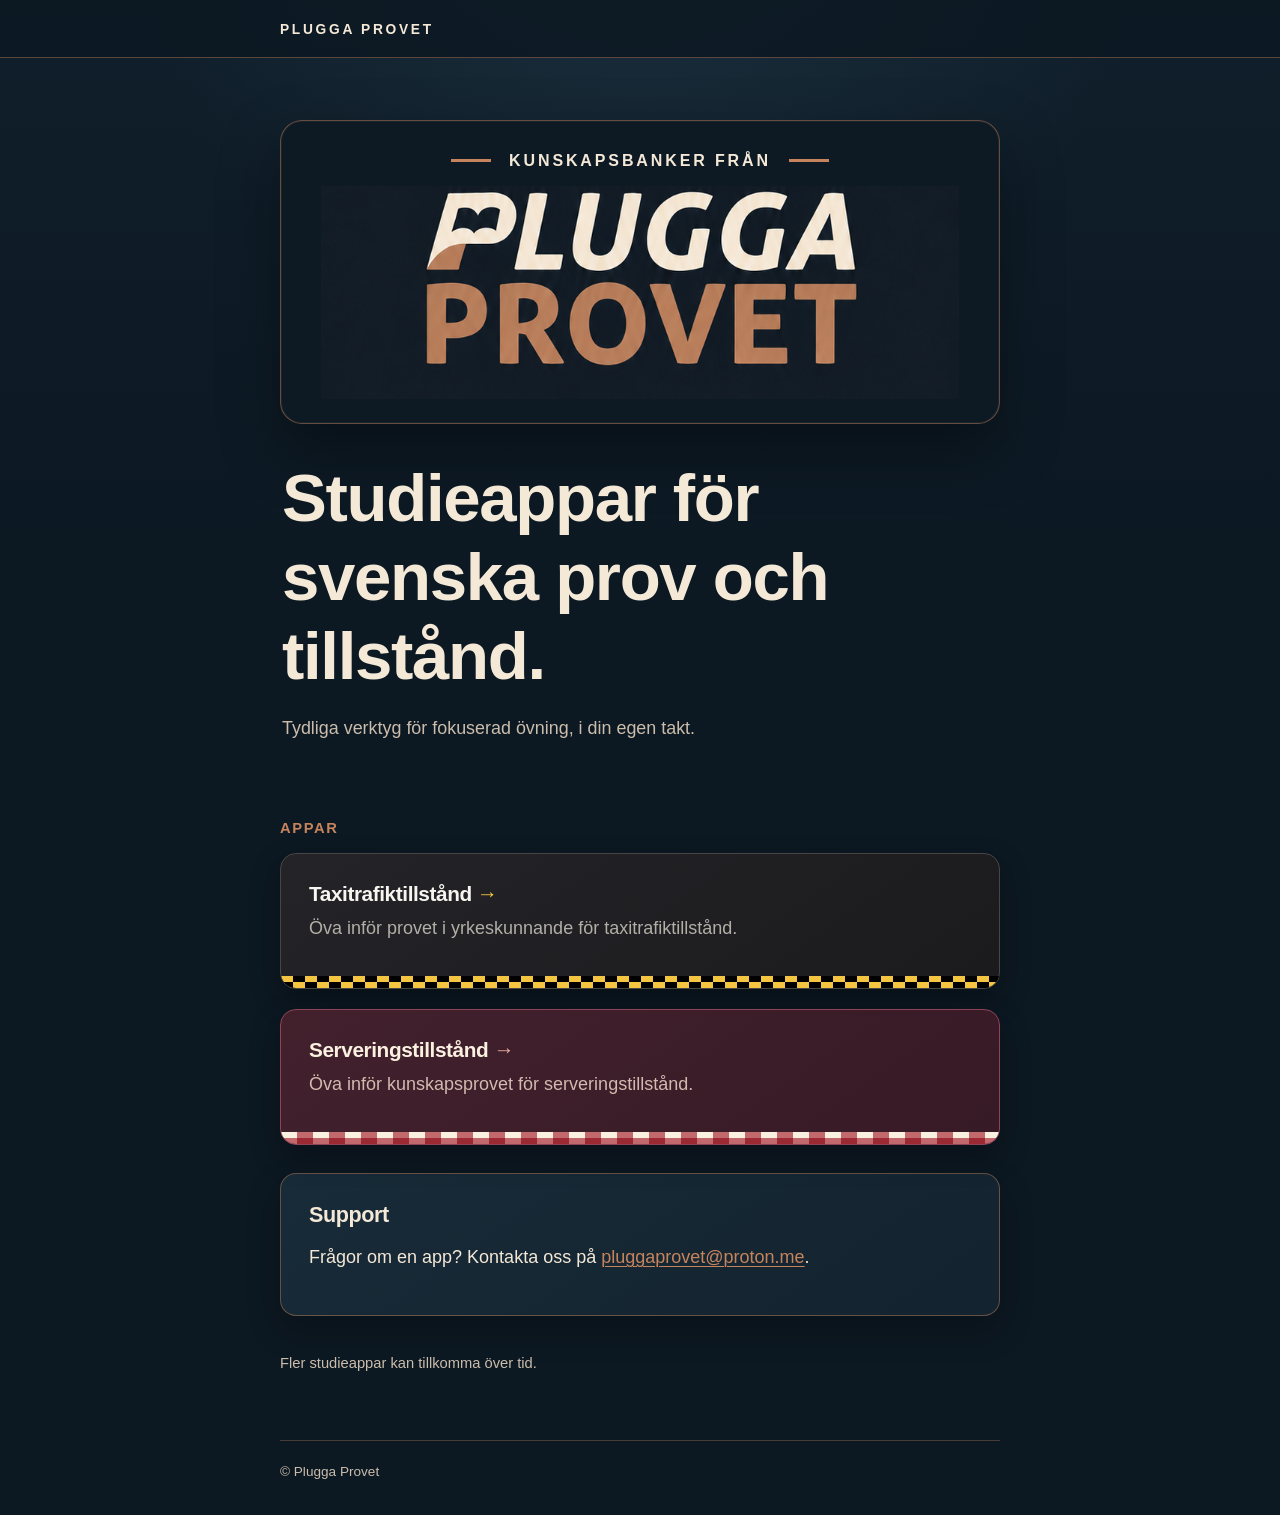
<file: index.html>
<!doctype html>
<html lang="sv">
<head>
  <meta charset="utf-8">
  <meta name="viewport" content="width=device-width, initial-scale=1">
  <meta name="description" content="Plugga Provet – studieappar för svenska prov och tillstånd.">
  <title>Plugga Provet</title>
  <link rel="stylesheet" href="assets/style.css">
  <link rel="stylesheet" href="assets/home.css?v=9edad59">
</head>
<body>
  <a class="skip-link" href="#innehall">Hoppa till innehållet</a>
  <header class="site-header">
    <div class="container brand"><a href="index.html">Plugga Provet</a></div>
  </header>
  <main id="innehall" class="container">
    <section class="home-hero" aria-labelledby="sidtitel">
      <div class="splash-logo">
        <p class="splash-kicker"><span aria-hidden="true"></span>KUNSKAPSBANKER FRÅN<span aria-hidden="true"></span></p>
        <div class="wordmark-crop">
          <img src="assets/plugga-provet-copper-splash.png" alt="Plugga Provet">
        </div>
      </div>
      <div class="hero-copy">
        <h1 id="sidtitel">Studieappar för svenska prov och tillstånd.</h1>
        <p class="lead">Tydliga verktyg för fokuserad övning, i din egen takt.</p>
      </div>
    </section>

    <section aria-labelledby="appar">
      <h2 id="appar">Appar</h2>
      <article class="card app-card taxi-card">
        <h3><a href="taxitrafiktillstand/">Taxitrafiktillstånd <span aria-hidden="true">→</span></a></h3>
        <p>Öva inför provet i yrkeskunnande för taxitrafiktillstånd.</p>
      </article>
      <article class="card app-card servering-card">
        <h3><a href="serveringstillstand/">Serveringstillstånd <span aria-hidden="true">→</span></a></h3>
        <p>Öva inför kunskapsprovet för serveringstillstånd.</p>
      </article>
    </section>

    <section class="support card" aria-labelledby="support">
      <h2 id="support">Support</h2>
      <p>Frågor om en app? Kontakta oss på <a href="mailto:pluggaprovet@proton.me">pluggaprovet@proton.me</a>.</p>
    </section>

    <p class="quiet">Fler studieappar kan tillkomma över tid.</p>
  </main>
  <footer class="container"><p>© Plugga Provet</p></footer>
</body>
</html>
</file>
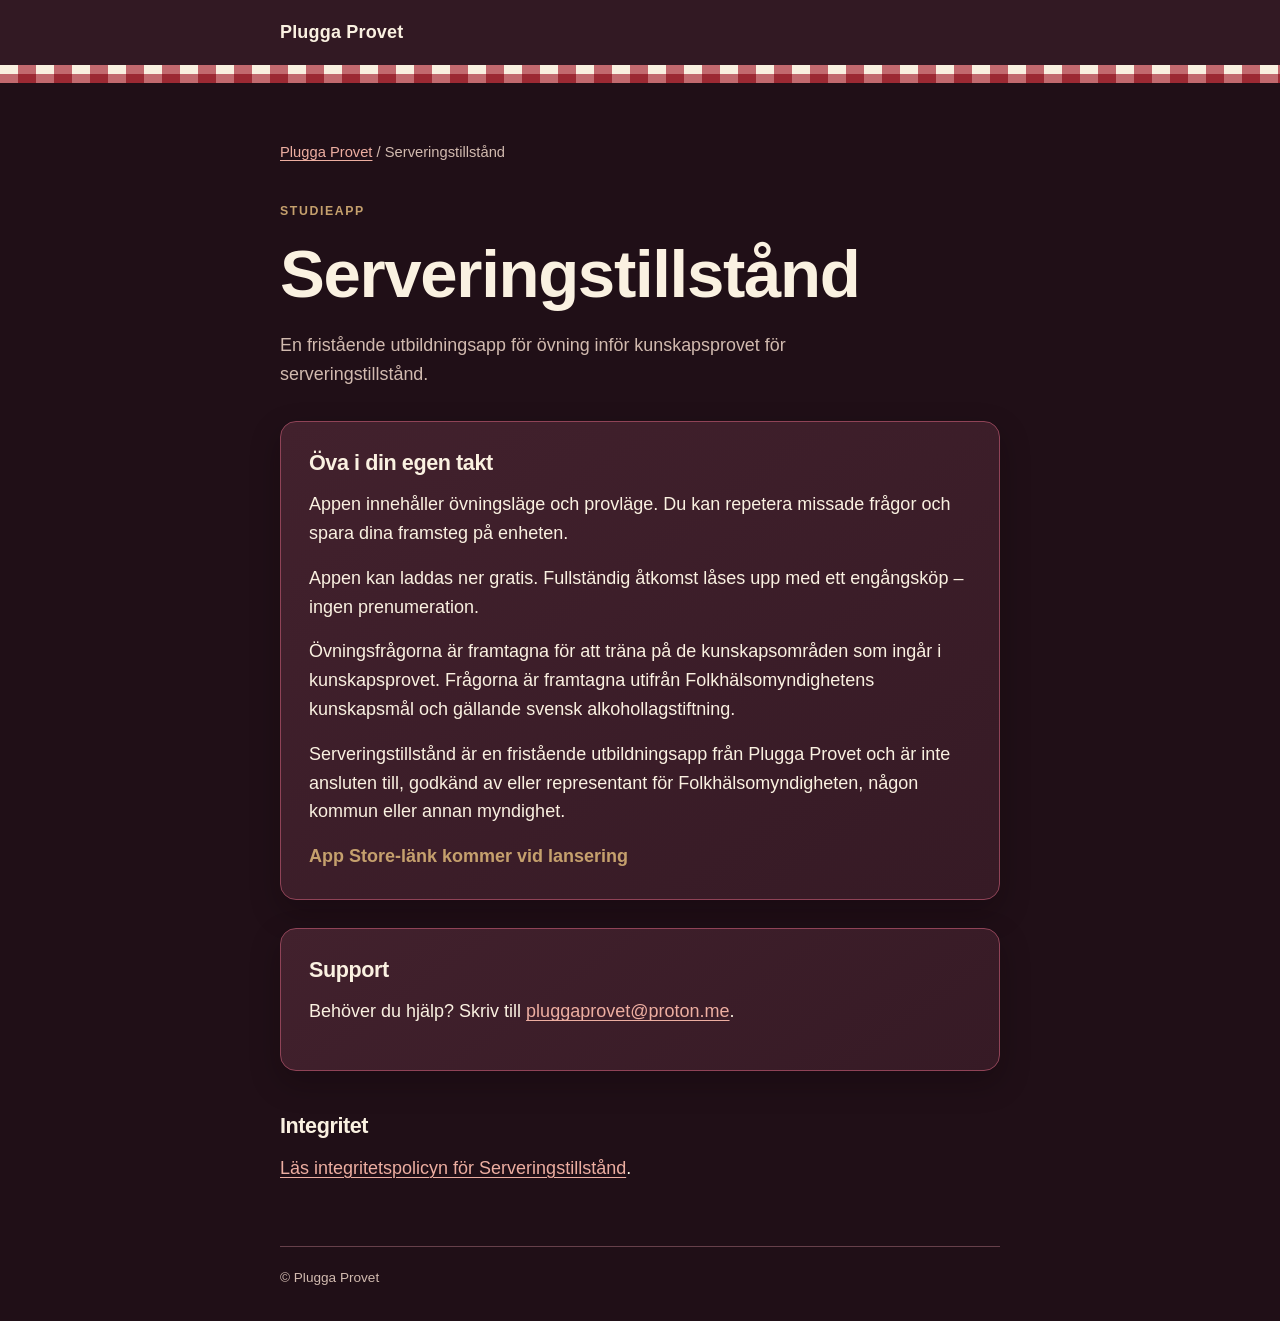
<file: serveringstillstand/index.html>
<!doctype html>
<html lang="sv">
<head>
  <meta charset="utf-8">
  <meta name="viewport" content="width=device-width, initial-scale=1">
  <meta name="description" content="Support för Serveringstillstånd från Plugga Provet.">
  <title>Serveringstillstånd – Plugga Provet</title>
  <link rel="stylesheet" href="../assets/style.css">
  <link rel="stylesheet" href="style.css">
</head>
<body>
  <a class="skip-link" href="#innehall">Hoppa till innehållet</a>
  <header class="site-header">
    <div class="container brand"><a href="../">Plugga Provet</a></div>
  </header>
  <main id="innehall" class="container">
    <nav aria-label="Brödsmulor"><a href="../">Plugga Provet</a><span aria-hidden="true"> / </span>Serveringstillstånd</nav>
    <section class="hero" aria-labelledby="sidtitel">
      <p class="eyebrow">STUDIEAPP</p>
      <h1 id="sidtitel">Serveringstillstånd</h1>
      <p class="lead">En fristående utbildningsapp för övning inför kunskapsprovet för serveringstillstånd.</p>
    </section>

    <section class="card" aria-labelledby="om-appen">
      <h2 id="om-appen">Öva i din egen takt</h2>
      <p>Appen innehåller övningsläge och provläge. Du kan repetera missade frågor och spara dina framsteg på enheten.</p>
      <p>Appen kan laddas ner gratis. Fullständig åtkomst låses upp med ett engångsköp – ingen prenumeration.</p>
      <p>Övningsfrågorna är framtagna för att träna på de kunskapsområden som ingår i kunskapsprovet. Frågorna är framtagna utifrån Folkhälsomyndighetens kunskapsmål och gällande svensk alkohollagstiftning.</p>
      <p>Serveringstillstånd är en fristående utbildningsapp från Plugga Provet och är inte ansluten till, godkänd av eller representant för Folkhälsomyndigheten, någon kommun eller annan myndighet.</p>
      <p class="store-placeholder">App Store-länk kommer vid lansering</p>
    </section>

    <section class="card support" aria-labelledby="support">
      <h2 id="support">Support</h2>
      <p>Behöver du hjälp? Skriv till <a href="mailto:pluggaprovet@proton.me">pluggaprovet@proton.me</a>.</p>
    </section>

    <section aria-labelledby="integritet">
      <h2 id="integritet">Integritet</h2>
      <p><a href="integritet.html">Läs integritetspolicyn för Serveringstillstånd</a>.</p>
    </section>
  </main>
  <footer class="container"><p>© Plugga Provet</p></footer>
</body>
</html>
</file>
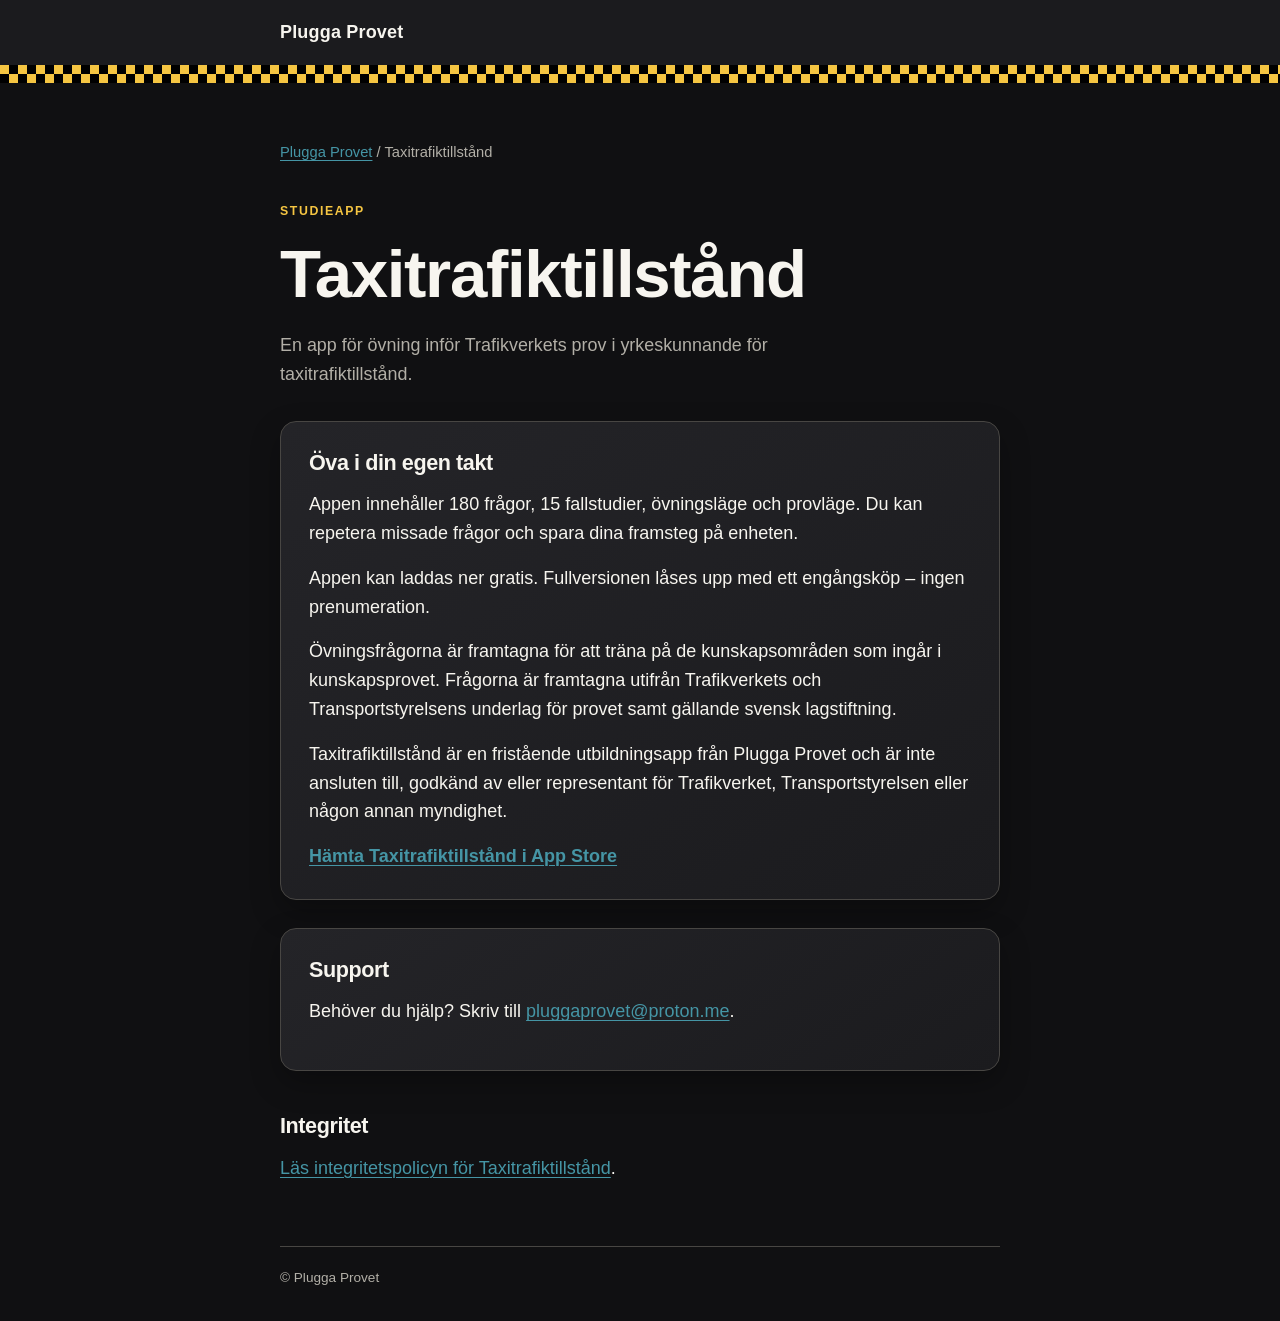
<file: taxitrafiktillstand/index.html>
<!doctype html>
<html lang="sv">
<head>
  <meta charset="utf-8">
  <meta name="viewport" content="width=device-width, initial-scale=1">
  <meta name="description" content="Support för Taxitrafiktillstånd från Plugga Provet.">
  <title>Taxitrafiktillstånd – Plugga Provet</title>
  <link rel="stylesheet" href="../assets/style.css">
  <link rel="stylesheet" href="style.css">
</head>
<body>
  <a class="skip-link" href="#innehall">Hoppa till innehållet</a>
  <header class="site-header">
    <div class="container brand"><a href="../">Plugga Provet</a></div>
  </header>
  <main id="innehall" class="container">
    <nav aria-label="Brödsmulor"><a href="../">Plugga Provet</a><span aria-hidden="true"> / </span>Taxitrafiktillstånd</nav>
    <section class="hero" aria-labelledby="sidtitel">
      <p class="eyebrow">STUDIEAPP</p>
      <h1 id="sidtitel">Taxitrafiktillstånd</h1>
      <p class="lead">En app för övning inför Trafikverkets prov i yrkeskunnande för taxitrafiktillstånd.</p>
    </section>

    <section class="card" aria-labelledby="om-appen">
      <h2 id="om-appen">Öva i din egen takt</h2>
      <p>Appen innehåller 180 frågor, 15 fallstudier, övningsläge och provläge. Du kan repetera missade frågor och spara dina framsteg på enheten.</p>
      <p>Appen kan laddas ner gratis. Fullversionen låses upp med ett engångsköp – ingen prenumeration.</p>
      <p>Övningsfrågorna är framtagna för att träna på de kunskapsområden som ingår i kunskapsprovet. Frågorna är framtagna utifrån Trafikverkets och Transportstyrelsens underlag för provet samt gällande svensk lagstiftning.</p>
      <p>Taxitrafiktillstånd är en fristående utbildningsapp från Plugga Provet och är inte ansluten till, godkänd av eller representant för Trafikverket, Transportstyrelsen eller någon annan myndighet.</p>
      <p class="store-placeholder"><a href="https://apps.apple.com/se/app/taxitrafiktillst%C3%A5nd/id6838772462">Hämta Taxitrafiktillstånd i App Store</a></p>
    </section>

    <section class="card support" aria-labelledby="support">
      <h2 id="support">Support</h2>
      <p>Behöver du hjälp? Skriv till <a href="mailto:pluggaprovet@proton.me">pluggaprovet@proton.me</a>.</p>
    </section>

    <section aria-labelledby="integritet">
      <h2 id="integritet">Integritet</h2>
      <p><a href="integritet.html">Läs integritetspolicyn för Taxitrafiktillstånd</a>.</p>
    </section>
  </main>
  <footer class="container"><p>© Plugga Provet</p></footer>
</body>
</html>
</file>
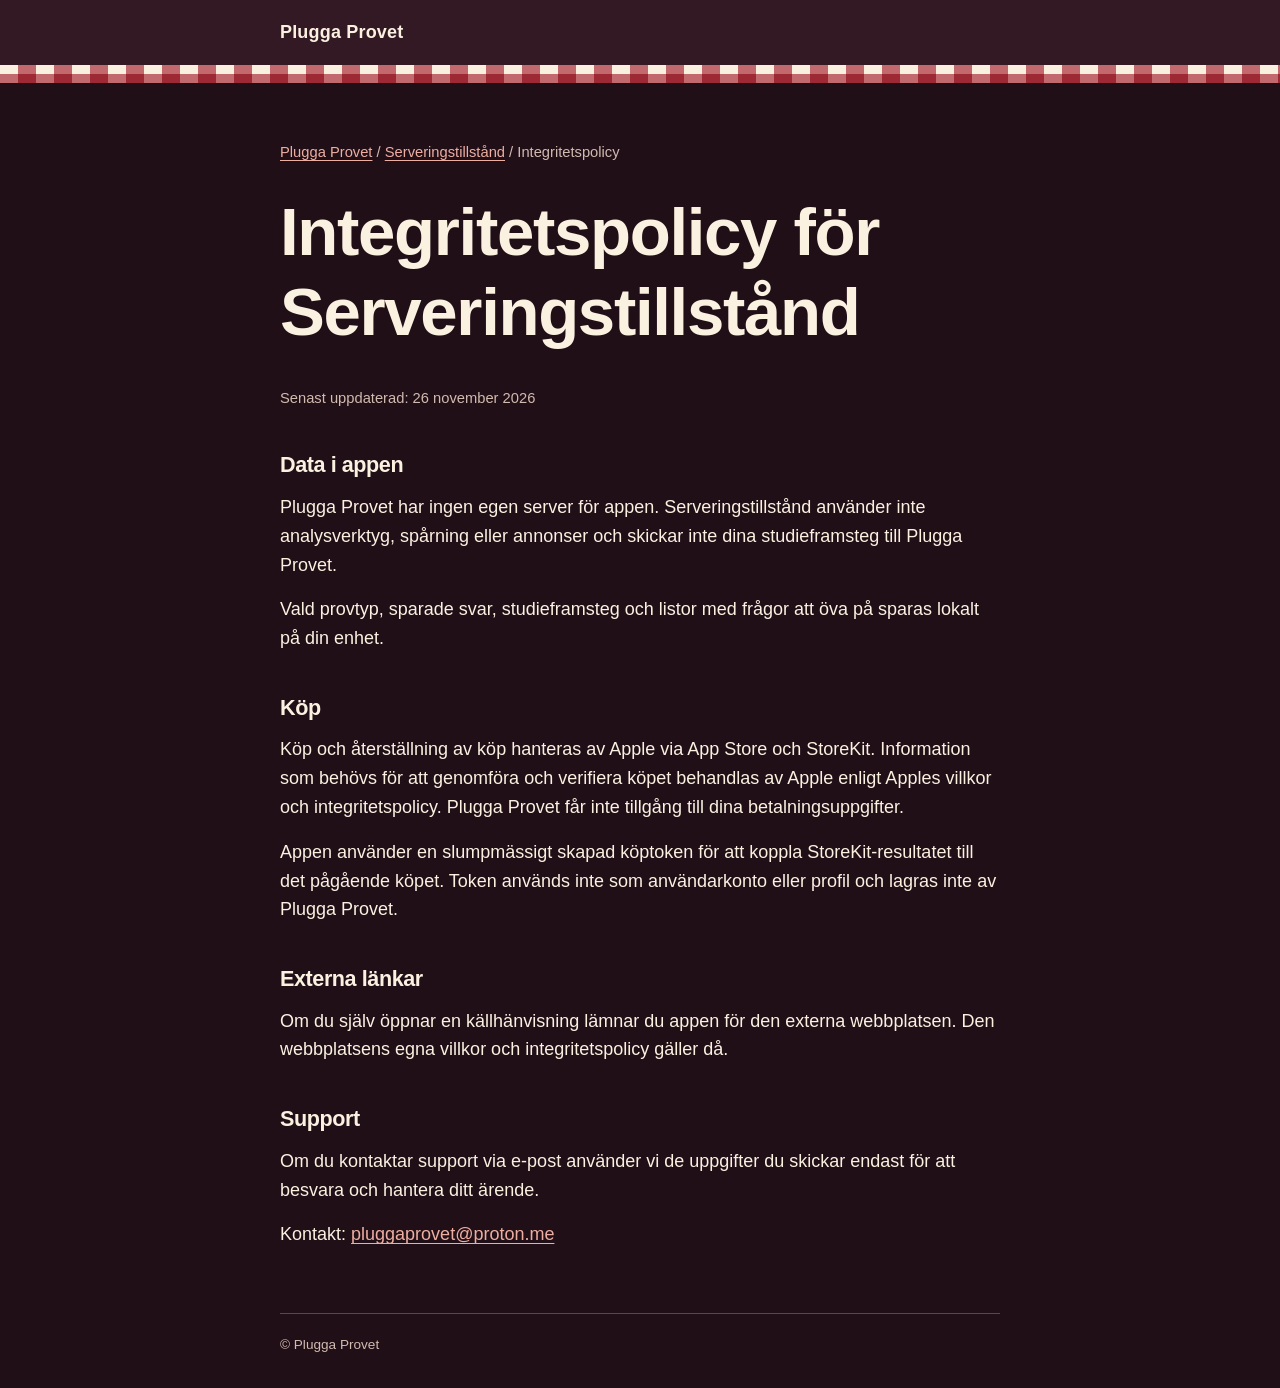
<file: serveringstillstand/integritet.html>
<!doctype html>
<html lang="sv">
<head>
  <meta charset="utf-8">
  <meta name="viewport" content="width=device-width, initial-scale=1">
  <meta name="description" content="Integritetspolicy för Serveringstillstånd.">
  <title>Integritetspolicy – Serveringstillstånd</title>
  <link rel="stylesheet" href="../assets/style.css">
  <link rel="stylesheet" href="style.css">
</head>
<body>
  <a class="skip-link" href="#innehall">Hoppa till innehållet</a>
  <header class="site-header">
    <div class="container brand"><a href="../">Plugga Provet</a></div>
  </header>
  <main id="innehall" class="container prose">
    <nav aria-label="Brödsmulor"><a href="../">Plugga Provet</a><span aria-hidden="true"> / </span><a href="index.html">Serveringstillstånd</a><span aria-hidden="true"> / </span>Integritetspolicy</nav>
    <h1>Integritetspolicy för Serveringstillstånd</h1>
    <p class="updated">Senast uppdaterad: 26 november 2026</p>

    <h2>Data i appen</h2>
    <p>Plugga Provet har ingen egen server för appen. Serveringstillstånd använder inte analysverktyg, spårning eller annonser och skickar inte dina studieframsteg till Plugga Provet.</p>
    <p>Vald provtyp, sparade svar, studieframsteg och listor med frågor att öva på sparas lokalt på din enhet.</p>

    <h2>Köp</h2>
    <p>Köp och återställning av köp hanteras av Apple via App Store och StoreKit. Information som behövs för att genomföra och verifiera köpet behandlas av Apple enligt Apples villkor och integritetspolicy. Plugga Provet får inte tillgång till dina betalningsuppgifter.</p>
    <p>Appen använder en slumpmässigt skapad köptoken för att koppla StoreKit-resultatet till det pågående köpet. Token används inte som användarkonto eller profil och lagras inte av Plugga Provet.</p>

    <h2>Externa länkar</h2>
    <p>Om du själv öppnar en källhänvisning lämnar du appen för den externa webbplatsen. Den webbplatsens egna villkor och integritetspolicy gäller då.</p>

    <h2>Support</h2>
    <p>Om du kontaktar support via e-post använder vi de uppgifter du skickar endast för att besvara och hantera ditt ärende.</p>
    <p>Kontakt: <a href="mailto:pluggaprovet@proton.me">pluggaprovet@proton.me</a></p>
  </main>
  <footer class="container"><p>© Plugga Provet</p></footer>
</body>
</html>
</file>
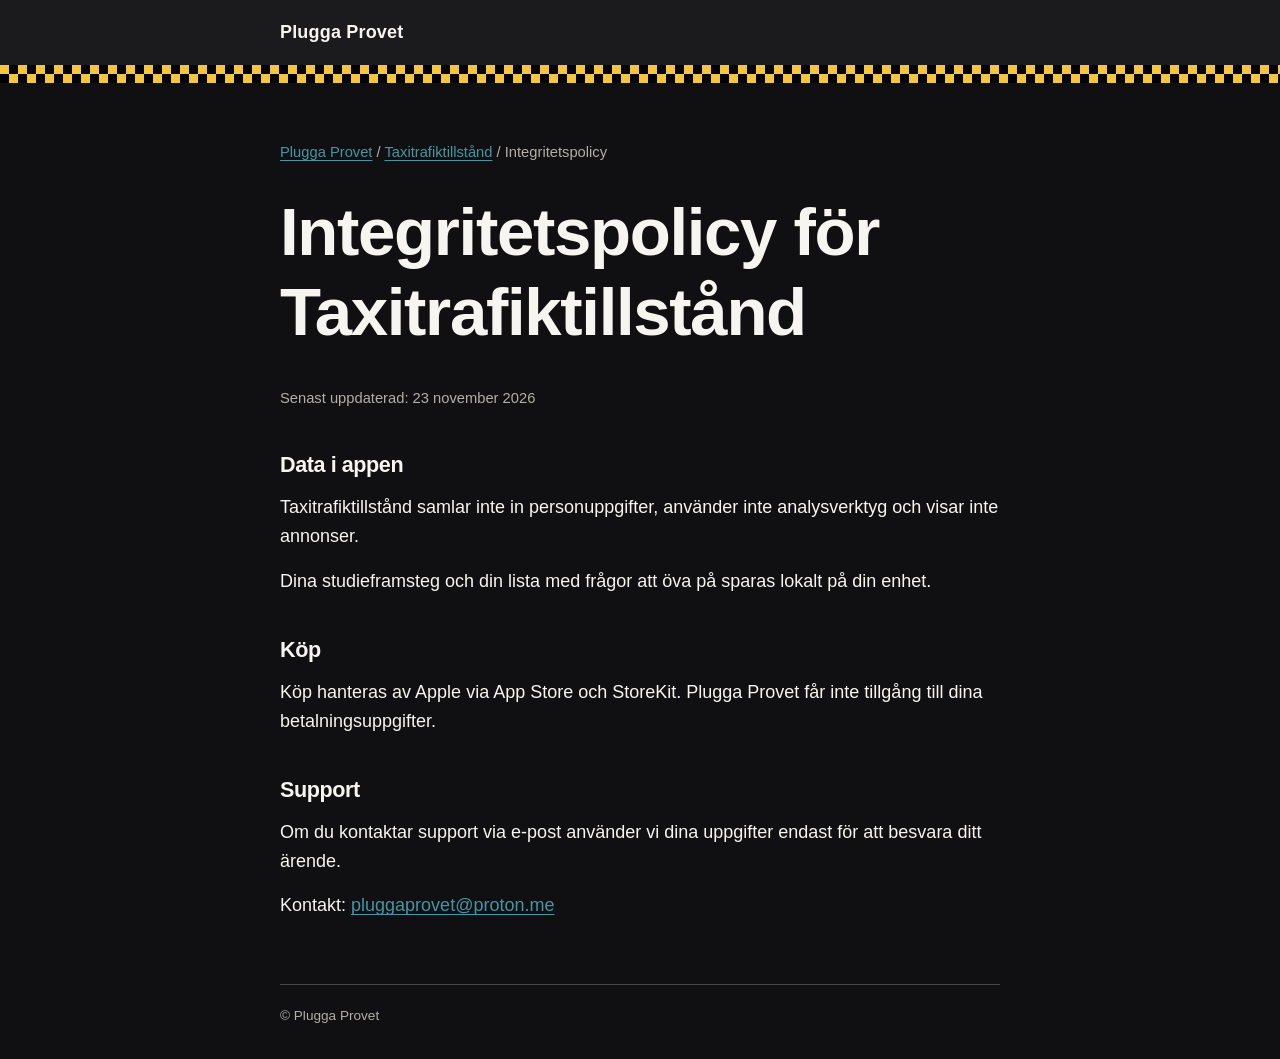
<file: taxitrafiktillstand/integritet.html>
<!doctype html>
<html lang="sv">
<head>
  <meta charset="utf-8">
  <meta name="viewport" content="width=device-width, initial-scale=1">
  <meta name="description" content="Integritetspolicy för Taxitrafiktillstånd.">
  <title>Integritetspolicy – Taxitrafiktillstånd</title>
  <link rel="stylesheet" href="../assets/style.css">
  <link rel="stylesheet" href="style.css">
</head>
<body>
  <a class="skip-link" href="#innehall">Hoppa till innehållet</a>
  <header class="site-header">
    <div class="container brand"><a href="../">Plugga Provet</a></div>
  </header>
  <main id="innehall" class="container prose">
    <nav aria-label="Brödsmulor"><a href="../">Plugga Provet</a><span aria-hidden="true"> / </span><a href="index.html">Taxitrafiktillstånd</a><span aria-hidden="true"> / </span>Integritetspolicy</nav>
    <h1>Integritetspolicy för Taxitrafiktillstånd</h1>
    <p class="updated">Senast uppdaterad: 23 november 2026</p>

    <h2>Data i appen</h2>
    <p>Taxitrafiktillstånd samlar inte in personuppgifter, använder inte analysverktyg och visar inte annonser.</p>
    <p>Dina studieframsteg och din lista med frågor att öva på sparas lokalt på din enhet.</p>

    <h2>Köp</h2>
    <p>Köp hanteras av Apple via App Store och StoreKit. Plugga Provet får inte tillgång till dina betalningsuppgifter.</p>

    <h2>Support</h2>
    <p>Om du kontaktar support via e-post använder vi dina uppgifter endast för att besvara ditt ärende.</p>
    <p>Kontakt: <a href="mailto:pluggaprovet@proton.me">pluggaprovet@proton.me</a></p>
  </main>
  <footer class="container"><p>© Plugga Provet</p></footer>
</body>
</html>
</file>
<file: assets/style.css>
:root {
  color-scheme: dark;
  --bg: #101012;
  --surface: #1b1b1e;
  --text: #f7f5ef;
  --muted: #c5c2ba;
  --accent: #7c6cf2;
  --line: #3a3a40;
  --radius: 16px;
}

* { box-sizing: border-box; }
html { background: var(--bg); }
body { margin: 0; background: var(--bg); color: var(--text); font-family: -apple-system, BlinkMacSystemFont, "Segoe UI", sans-serif; font-size: 17px; line-height: 1.6; }
a { color: var(--accent); text-decoration-thickness: 1px; text-underline-offset: 0.17em; }
a:hover { color: #b8b0ff; }
a:focus-visible { outline: 3px solid var(--accent); outline-offset: 4px; border-radius: 3px; }
.container { width: min(100% - 40px, 720px); margin: 0 auto; }
.site-header { border-bottom: 1px solid var(--line); }
.brand { padding: 18px 0; font-weight: 750; letter-spacing: 0.01em; }
.brand a { color: var(--text); text-decoration: none; }
main { padding: 38px 0 48px; }
nav { color: var(--muted); font-size: 0.92rem; margin-bottom: 28px; }
h1, h2, h3 { line-height: 1.18; letter-spacing: -0.02em; }
h1 { max-width: 16ch; font-size: clamp(2.2rem, 9vw, 4.2rem); margin: 0; }
h2 { font-size: 1.35rem; margin: 42px 0 15px; }
h3 { font-size: 1.3rem; margin: 0 0 8px; }
p { margin: 0 0 16px; }
.hero { padding: 10px 0 16px; }
.eyebrow { color: var(--accent); font-size: 0.77rem; font-weight: 800; letter-spacing: 0.13em; margin-bottom: 12px; }
.lead { max-width: 52ch; color: var(--muted); font-size: 1.12rem; margin-top: 18px; }
.card { background: linear-gradient(145deg, #202025, var(--surface)); border: 1px solid #45454e; border-radius: var(--radius); padding: 25px; box-shadow: 0 10px 26px rgb(0 0 0 / 14%); }
.app-card h3 a { text-decoration: none; }
.app-card + .app-card { margin-top: 20px; }
.support { margin-top: 28px; }
.support h2, .card h2 { margin-top: 0; }
.quiet, .updated { color: var(--muted); font-size: 0.92rem; margin-top: 36px; }
.store-placeholder { color: var(--accent); font-weight: 700; margin-bottom: 0; }
.prose h1 { max-width: 22ch; }
footer { border-top: 1px solid var(--line); color: var(--muted); font-size: 0.85rem; padding: 20px 0 32px; }
footer p { margin: 0; }
.skip-link { position: fixed; left: 12px; top: -60px; z-index: 1; background: var(--accent); color: var(--text); padding: 8px 12px; font-weight: 700; }
.skip-link:focus { top: 12px; }

@media (min-width: 680px) {
  body { font-size: 18px; }
  main { padding-top: 58px; }
  .card { padding: 28px; }
}
</file>
<file: assets/home.css>
:root {
  --bg: #0c1822;
  --surface: #13232f;
  --text: #f4e8d7;
  --muted: #cbbdac;
  --accent: #c6845d;
  --line: #80563f;
}

html,
body {
  background:
    radial-gradient(circle at 50% -12%, rgb(41 67 84 / 55%), transparent 34rem),
    linear-gradient(180deg, #101f2b 0, var(--bg) 36rem);
}

a {
  color: var(--accent);
}

a:hover {
  color: #e2a37a;
}

a:focus-visible {
  outline-color: var(--accent);
}

.site-header {
  background: rgb(12 24 34 / 82%);
  border-bottom-color: rgb(198 132 93 / 42%);
}

.brand {
  padding-block: 14px;
  text-transform: uppercase;
  letter-spacing: 0.15em;
}

.brand a {
  color: var(--text);
  font-size: 0.86rem;
}

.home-hero {
  padding-top: 4px;
}

.splash-logo {
  overflow: hidden;
  border: 1px solid rgb(198 132 93 / 48%);
  border-radius: 22px;
  background: #0d1a24;
  padding: clamp(20px, 4vw, 30px) clamp(18px, 5vw, 40px) clamp(16px, 3vw, 24px);
  box-shadow:
    0 24px 60px rgb(0 0 0 / 38%),
    inset 0 0 0 1px rgb(244 232 215 / 5%);
}

.splash-kicker {
  display: flex;
  align-items: center;
  justify-content: center;
  gap: clamp(10px, 2vw, 18px);
  margin: 0 0 clamp(10px, 2vw, 16px);
  color: var(--text);
  font-size: clamp(0.72rem, 2.3vw, 1rem);
  font-weight: 750;
  letter-spacing: 0.18em;
  line-height: 1.2;
  text-align: center;
  white-space: nowrap;
}

.splash-kicker span {
  width: clamp(24px, 5vw, 40px);
  height: 3px;
  flex: 0 0 auto;
  background: var(--accent);
}

.wordmark-crop {
  aspect-ratio: 3 / 1;
  overflow: hidden;
}

.wordmark-crop img {
  display: block;
  width: 100%;
  height: 100%;
  object-fit: cover;
  object-position: 50% 49%;
}

.hero-copy {
  padding: 34px 2px 20px;
}

.hero-copy h1 {
  color: var(--text);
}

.lead,
.quiet,
footer {
  color: var(--muted);
}

h2 {
  color: var(--accent);
  text-transform: uppercase;
  letter-spacing: 0.11em;
  font-size: 0.92rem;
}

.card {
  background: linear-gradient(145deg, #182b38, var(--surface));
  border-color: rgb(198 132 93 / 46%);
  box-shadow: 0 14px 34px rgb(0 0 0 / 24%);
}

.app-card {
  position: relative;
  overflow: hidden;
}

.taxi-card,
.servering-card {
  padding-bottom: 29px;
}

.taxi-card::before,
.servering-card::before {
  content: "";
  position: absolute;
  inset: auto 0 0;
  height: 12px;
}

.taxi-card {
  background: linear-gradient(145deg, #242428, #1b1b1e);
  border-color: #484643;
  box-shadow: 0 12px 30px rgb(0 0 0 / 28%);
}

.taxi-card::before {
  background-color: #000;
  background-image:
    linear-gradient(to right, #f5c542 0 50%, #000 50% 100%),
    linear-gradient(to right, #000 0 50%, #f5c542 50% 100%);
  background-position: 0 0, 0 6px;
  background-repeat: repeat-x;
  background-size: 24px 6px;
}

.taxi-card h3 a {
  color: #f7f5ef;
}

.taxi-card h3 span {
  color: #f5c542;
}

.taxi-card p {
  color: #b2afa7;
}

.servering-card {
  background: linear-gradient(145deg, #42212d, #361a25);
  border-color: #8f4357;
  box-shadow: 0 12px 30px rgb(10 3 7 / 28%);
}

.servering-card::before {
  background-image:
    linear-gradient(to right, #f9f0e0 0 50%, #c2696e 50% 100%),
    linear-gradient(to right, #c2696e 0 50%, #9c2933 50% 100%);
  background-position: 0 0, 0 6px;
  background-repeat: repeat-x;
  background-size: 32px 6px;
}

.servering-card h3 a {
  color: #faf1e1;
}

.servering-card h3 span {
  color: #edaea1;
}

.servering-card p {
  color: #d1baaf;
}

.support h2 {
  color: var(--text);
  text-transform: none;
  letter-spacing: -0.02em;
  font-size: 1.35rem;
}

footer {
  border-top-color: rgb(198 132 93 / 32%);
}

.skip-link {
  background: var(--accent);
  color: #0c1822;
}

@media (max-width: 520px) {
  .splash-logo {
    border-radius: 18px;
  }

  .splash-kicker {
    letter-spacing: 0.12em;
  }

  .hero-copy {
    padding-top: 28px;
  }
}
</file>
<file: serveringstillstand/style.css>
:root {
  --bg: #200f17;
  --surface: #361a25;
  --text: #faf1e1;
  --muted: #d1baaf;
  --accent: #c5a06d;
  --line: #66404a;
}

html,
body {
  background: var(--bg);
}

a {
  color: #edaea1;
}

a:hover {
  color: var(--text);
}

a:focus-visible {
  outline-color: #edaea1;
}

.site-header {
  background: #321923;
  border-bottom: 0;
}

.site-header::after {
  content: "";
  display: block;
  height: 18px;
  background-image:
    linear-gradient(to right, #f9f0e0 0 50%, #c2696e 50% 100%),
    linear-gradient(to right, #c2696e 0 50%, #9c2933 50% 100%);
  background-position: 0 0, 0 9px;
  background-repeat: repeat-x;
  background-size: 36px 9px;
}

.brand a,
h1,
h2,
h3 {
  color: var(--text);
}

nav,
.lead,
.quiet,
.updated,
footer {
  color: var(--muted);
}

.eyebrow,
.store-placeholder {
  color: var(--accent);
}

.card {
  background: linear-gradient(145deg, #42212d, var(--surface));
  border-color: #8f4357;
  box-shadow: 0 12px 30px rgb(10 3 7 / 28%);
}

footer {
  border-top-color: var(--line);
}

.skip-link {
  background: #8f4357;
  color: var(--text);
}
</file>
<file: taxitrafiktillstand/style.css>
:root {
  --bg: #101012;
  --surface: #1b1b1e;
  --text: #f7f5ef;
  --muted: #b2afa7;
  --accent: #f5c542;
  --line: #484643;
}

html,
body {
  background: var(--bg);
}

a {
  color: #4595a5;
}

a:hover {
  color: var(--accent);
}

a:focus-visible {
  outline-color: var(--accent);
}

.site-header {
  background: #1b1b1e;
  border-bottom: 0;
}

.site-header::after {
  content: "";
  display: block;
  height: 18px;
  background-color: #000;
  background-image:
    linear-gradient(to right, #f5c542 0 50%, #000 50% 100%),
    linear-gradient(to right, #000 0 50%, #f5c542 50% 100%);
  background-position: 0 0, 0 9px;
  background-repeat: repeat-x;
  background-size: 18px 9px;
}

.brand a,
h1,
h2,
h3 {
  color: var(--text);
}

nav,
.lead,
.quiet,
.updated,
footer {
  color: var(--muted);
}

.eyebrow,
.store-placeholder {
  color: var(--accent);
}

.card {
  background: linear-gradient(145deg, #242428, var(--surface));
  border-color: var(--line);
  box-shadow: 0 12px 30px rgb(0 0 0 / 28%);
}

footer {
  border-top-color: var(--line);
}

.skip-link {
  background: #137286;
  color: var(--text);
}
</file>
